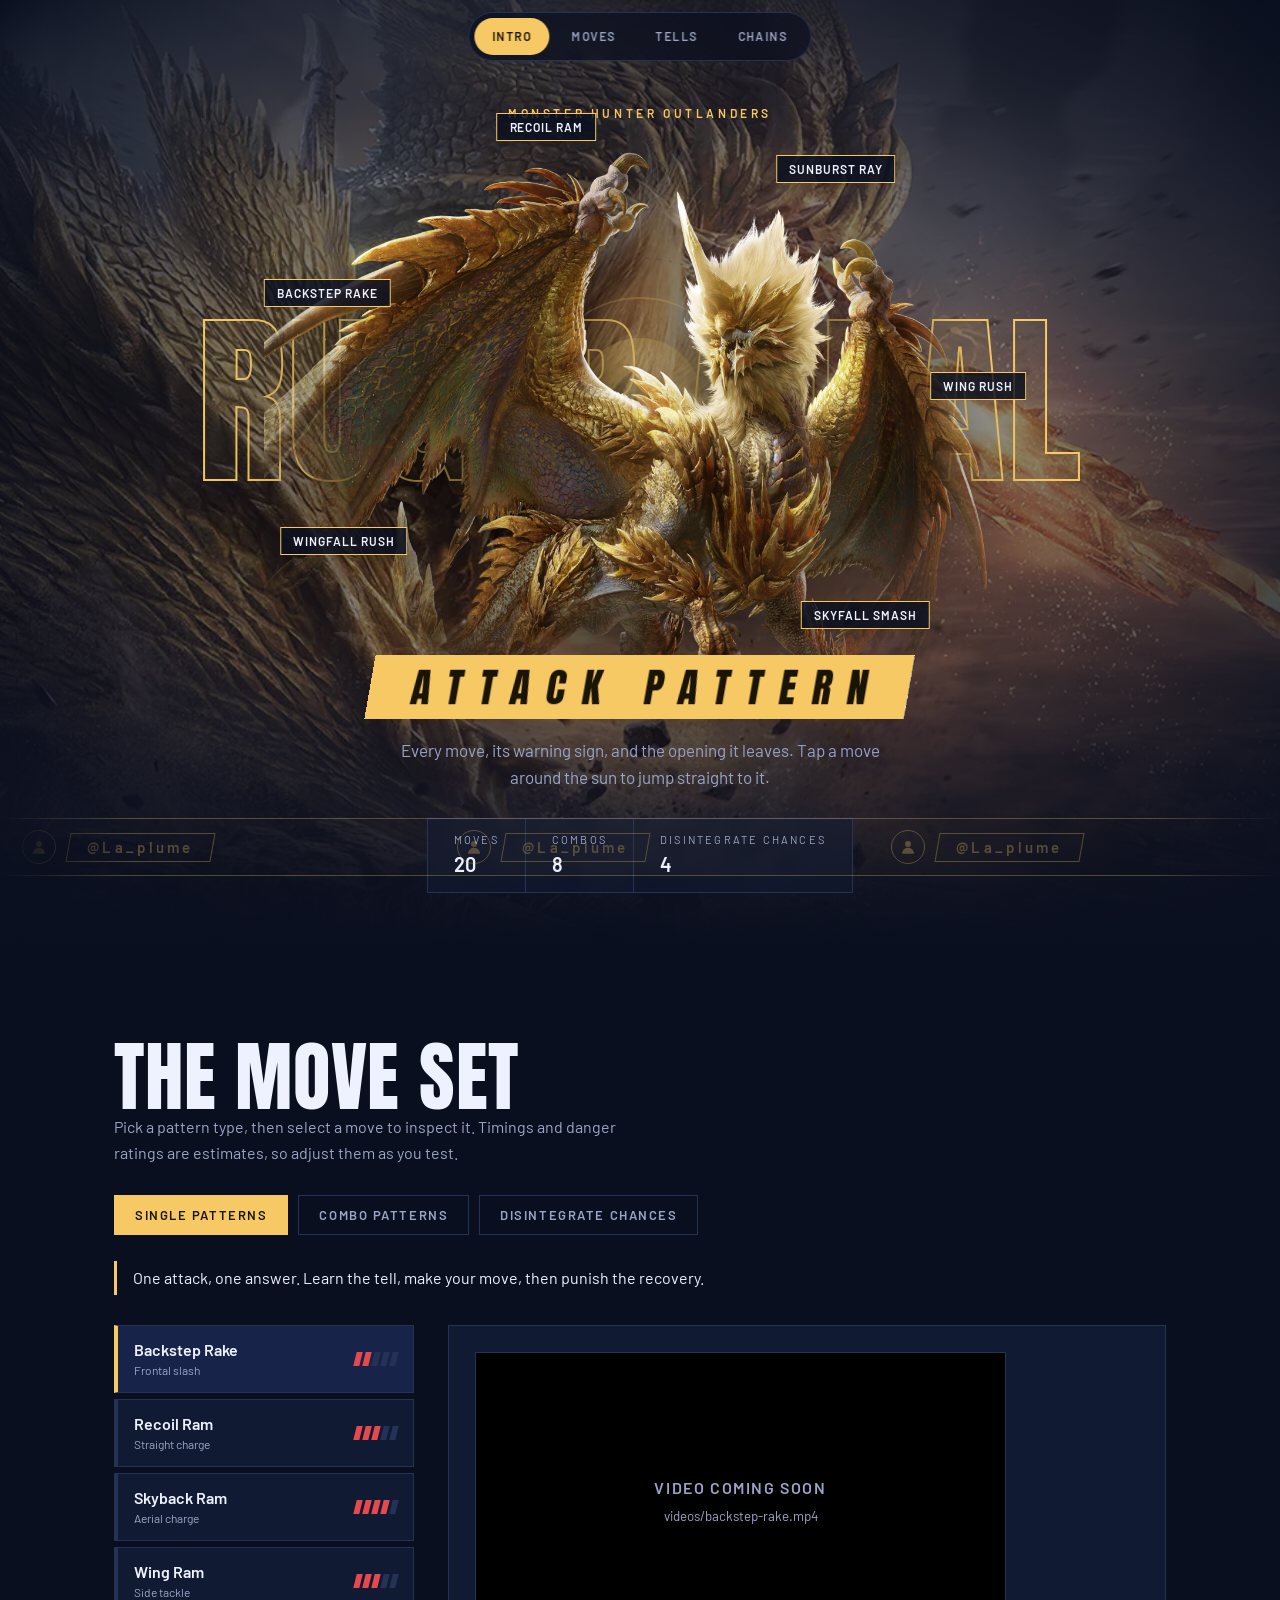
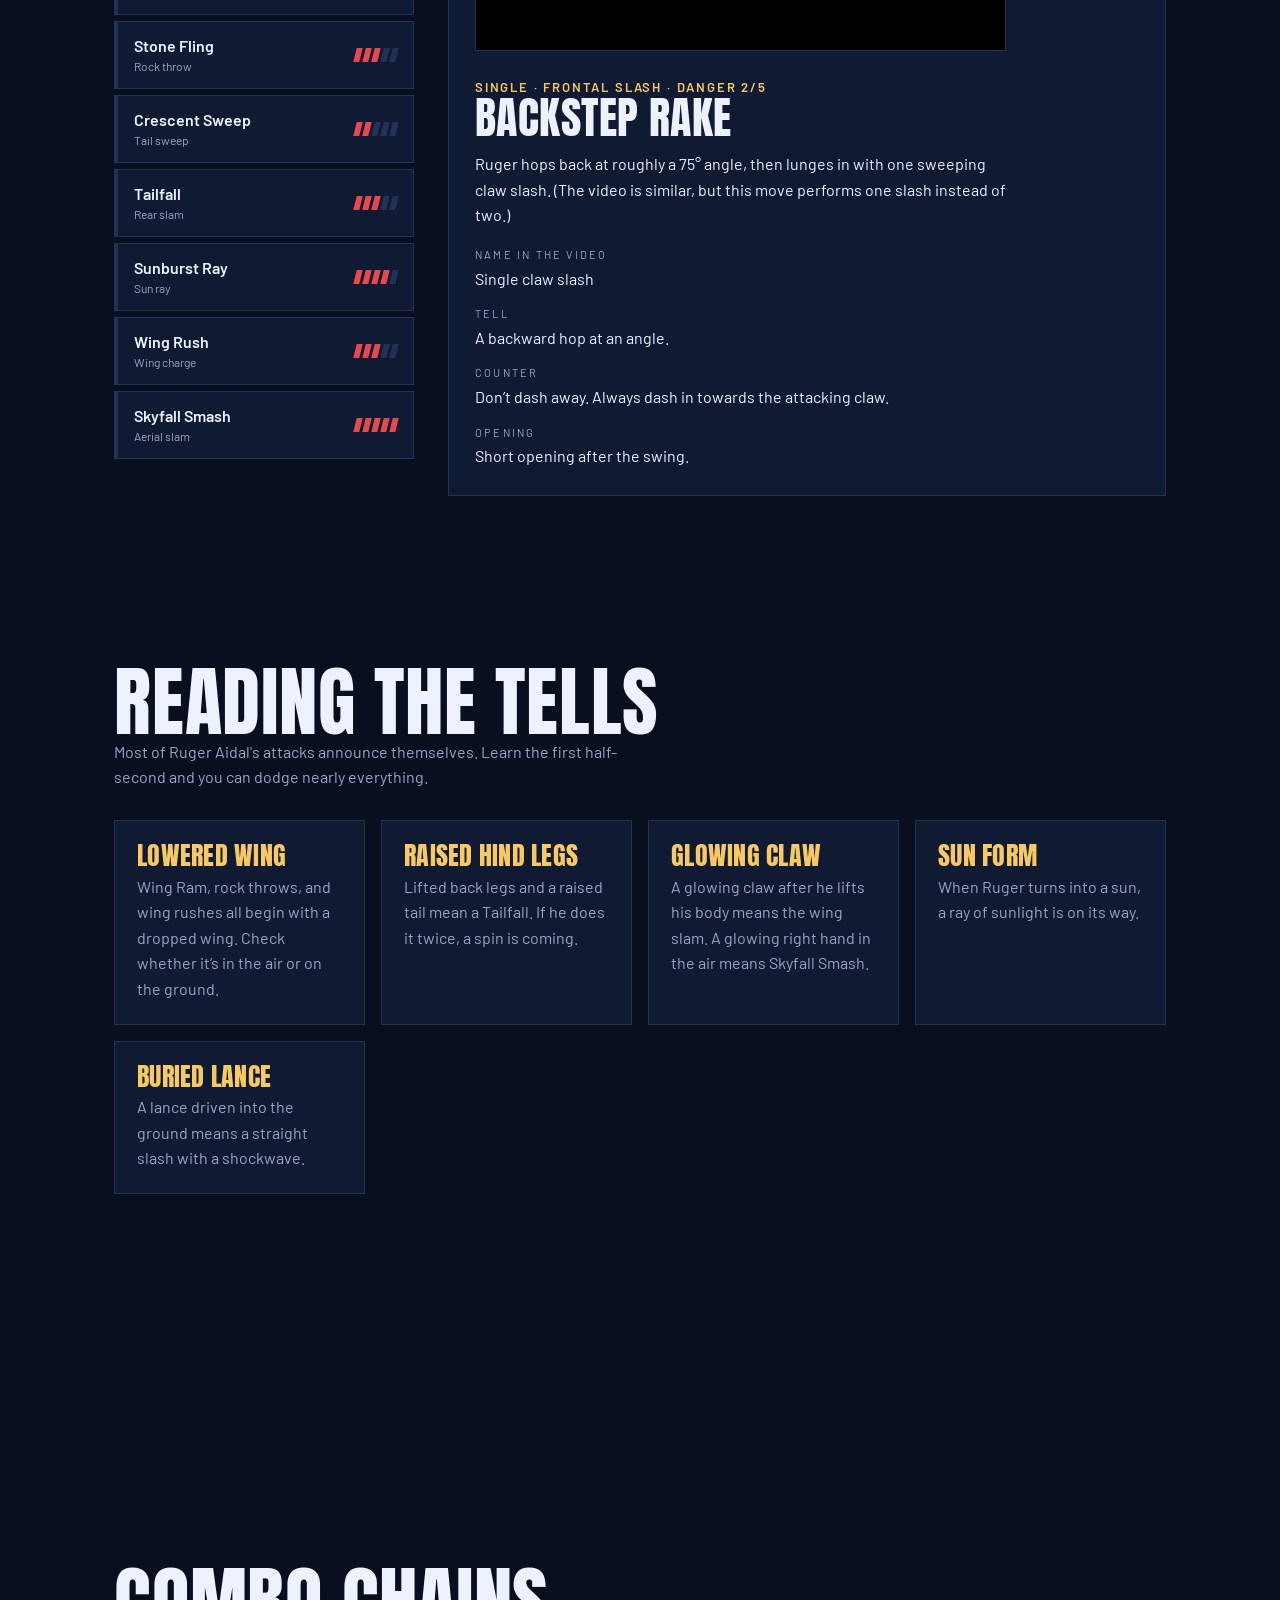
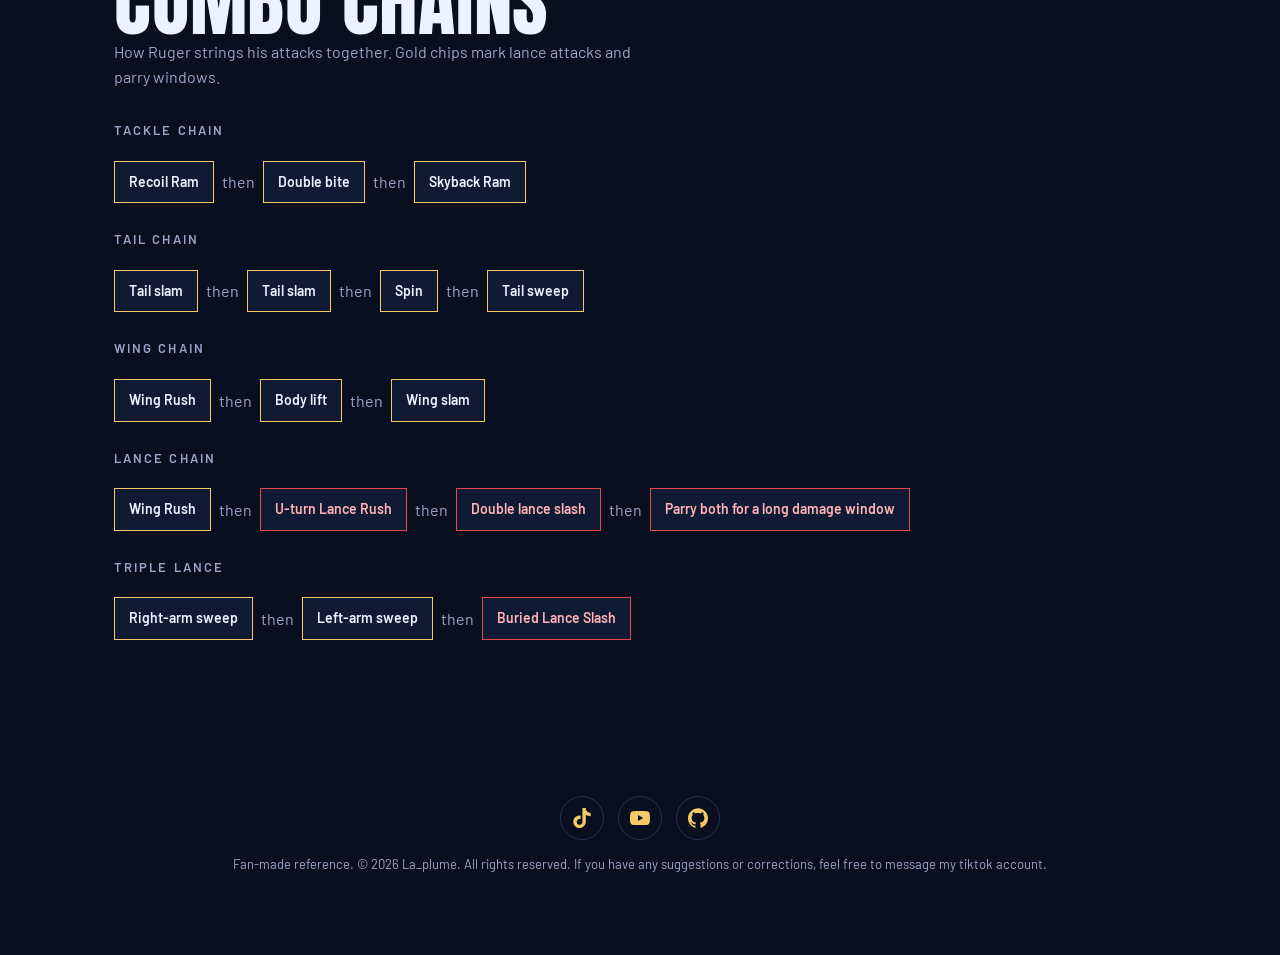
<file: index.html>
<!DOCTYPE html>
<html lang="en">
<head>
<meta charset="utf-8">
<meta name="viewport" content="width=device-width, initial-scale=1, viewport-fit=cover">
<title>Ruger Aidal Attack Pattern</title>
<link href="https://fonts.googleapis.com/css2?family=Anton&family=Barlow:wght@400;500;600&display=swap" rel="stylesheet">
<link rel="stylesheet" href="style.css">
</head>
<body>
<nav id="rail" aria-label="Sections">
 <a href="#intro">Intro</a><a href="#moves">Moves</a><a href="#tells">Tells</a><a href="#loop">Chains</a>
</nav>
<main>
<section id="intro">
 <div id="introbg" aria-hidden="true"></div>
 <p class="kicker">Monster Hunter Outlanders</p>
 <div class="stage">
  <h1 class="display">Ruger Aidal</h1>
  <div id="sun">
   <svg viewBox="0 0 400 400" aria-hidden="true">
    <g class="ray" stroke="#f6c964" stroke-width="2" opacity=".55" id="rays"></g>
    <circle cx="200" cy="200" r="86" fill="none" stroke="#f6c964" stroke-width="1.5"/>
    <circle cx="200" cy="200" r="52" fill="#f6c964" opacity=".9"/>
    <circle cx="200" cy="200" r="120" fill="none" stroke="#243256" stroke-dasharray="3 7"/>
   </svg>
   <img id="rugerimg" alt="Ruger Aidal" hidden>
  </div>
 </div>
 <div class="ribbon">Attack Pattern</div>
 <p class="sub">Every move, its warning sign, and the opening it leaves. Tap a move around the sun to jump straight to it.</p>
 <div class="stats">
  <div><span>Moves</span><strong id="stMoves">0</strong></div>
  <div><span>Combos</span><strong id="stCombos">0</strong></div>
  <div><span>Disintegrate chances</span><strong id="stDis">0</strong></div>
 </div>
</section>

<section id="moves">
 <h2 class="display">The move set</h2>
 <p class="lede">Pick a pattern type, then select a move to inspect it. Timings and danger ratings are estimates, so adjust them as you test.</p>
 <div class="tabs" role="tablist" id="tabs"></div>
 <div class="phase-note" id="pnote"></div>
 <div class="grid">
  <div class="list" id="list"></div>
  <div class="detail" id="detail"></div>
 </div>
</section>

<section id="tells">
 <h2 class="display">Reading the tells</h2>
 <p class="lede">Most of Ruger Aidal's attacks announce themselves. Learn the first half-second and you can dodge nearly everything.</p>
 <div class="tells" id="tellgrid"></div>
</section>

<section id="loop">
 <h2 class="display">Combo chains</h2>
 <p class="lede">How Ruger strings his attacks together. Gold chips mark lance attacks and parry windows.</p>
 <div id="chains"></div>
</section>
</main>
<footer>
 <div class="social">
  <!-- Replace each href="#" with your own link -->
  <a href="https://www.tiktok.com/@la_plume28" target="_blank" rel="noopener" aria-label="TikTok"><svg viewBox="0 0 24 24" aria-hidden="true"><path d="M12.525.02c1.31-.02 2.61-.01 3.91-.02.08 1.53.63 3.09 1.75 4.17 1.12 1.11 2.7 1.62 4.24 1.79v4.03c-1.44-.05-2.89-.35-4.2-.97-.57-.26-1.1-.59-1.62-.93-.01 2.92.01 5.84-.02 8.75-.08 1.4-.54 2.79-1.35 3.94-1.31 1.92-3.58 3.17-5.91 3.21-1.43.08-2.86-.31-4.08-1.03-2.02-1.19-3.44-3.37-3.65-5.71-.02-.5-.03-1-.01-1.49.18-1.9 1.12-3.72 2.58-4.96 1.66-1.44 3.98-2.13 6.15-1.72.02 1.48-.04 2.96-.04 4.44-.99-.32-2.15-.23-3.02.37-.63.41-1.11 1.04-1.36 1.75-.21.51-.15 1.07-.14 1.61.24 1.64 1.82 3.02 3.5 2.87 1.12-.01 2.19-.66 2.77-1.61.19-.33.4-.67.41-1.06.1-1.79.06-3.57.07-5.36.01-4.03-.01-8.05.02-12.07z"/></svg></a>
  <a href="https://youtube.com/@lynxxzxc?si=RFWv_WuzvcYtYy1L" target="_blank" rel="noopener" aria-label="YouTube"><svg viewBox="0 0 24 24" aria-hidden="true"><path d="M23.498 6.186a3.016 3.016 0 0 0-2.122-2.136C19.505 3.545 12 3.545 12 3.545s-7.505 0-9.377.505A3.017 3.017 0 0 0 .502 6.186C0 8.07 0 12 0 12s0 3.93.502 5.814a3.016 3.016 0 0 0 2.122 2.136c1.871.505 9.376.505 9.376.505s7.505 0 9.377-.505a3.015 3.015 0 0 0 2.122-2.136C24 15.93 24 12 24 12s0-3.93-.502-5.814zM9.545 15.568V8.432L15.818 12l-6.273 3.568z"/></svg></a>
  <a href="https://github.com/la-plume28" target="_blank" rel="noopener" aria-label="GitHub"><svg viewBox="0 0 24 24" aria-hidden="true"><path d="M12 .297c-6.63 0-12 5.373-12 12 0 5.303 3.438 9.8 8.205 11.385.6.113.82-.258.82-.577 0-.285-.01-1.04-.015-2.04-3.338.724-4.042-1.61-4.042-1.61C4.422 18.07 3.633 17.7 3.633 17.7c-1.087-.744.084-.729.084-.729 1.205.084 1.838 1.236 1.838 1.236 1.07 1.835 2.809 1.305 3.495.998.108-.776.417-1.305.76-1.605-2.665-.3-5.466-1.332-5.466-5.93 0-1.31.465-2.38 1.235-3.22-.135-.303-.54-1.523.105-3.176 0 0 1.005-.322 3.3 1.23.96-.267 1.98-.399 3-.405 1.02.006 2.04.138 3 .405 2.28-1.552 3.285-1.23 3.285-1.23.645 1.653.24 2.873.12 3.176.765.84 1.23 1.91 1.23 3.22 0 4.61-2.805 5.625-5.475 5.92.42.36.81 1.096.81 2.22 0 1.606-.015 2.896-.015 3.286 0 .315.21.69.825.57C20.565 22.092 24 17.592 24 12.297c0-6.627-5.373-12-12-12"/></svg></a>
 </div>
 <p>Fan-made reference. © 2026 La_plume. All rights reserved. If you have any suggestions or corrections, feel free to message my tiktok account.</p>
</footer>
<div id="wm" aria-hidden="true"><div class="wm-track" id="wmtrack"></div></div>

<script src="script.js"></script>
</body>
</html>
</file>
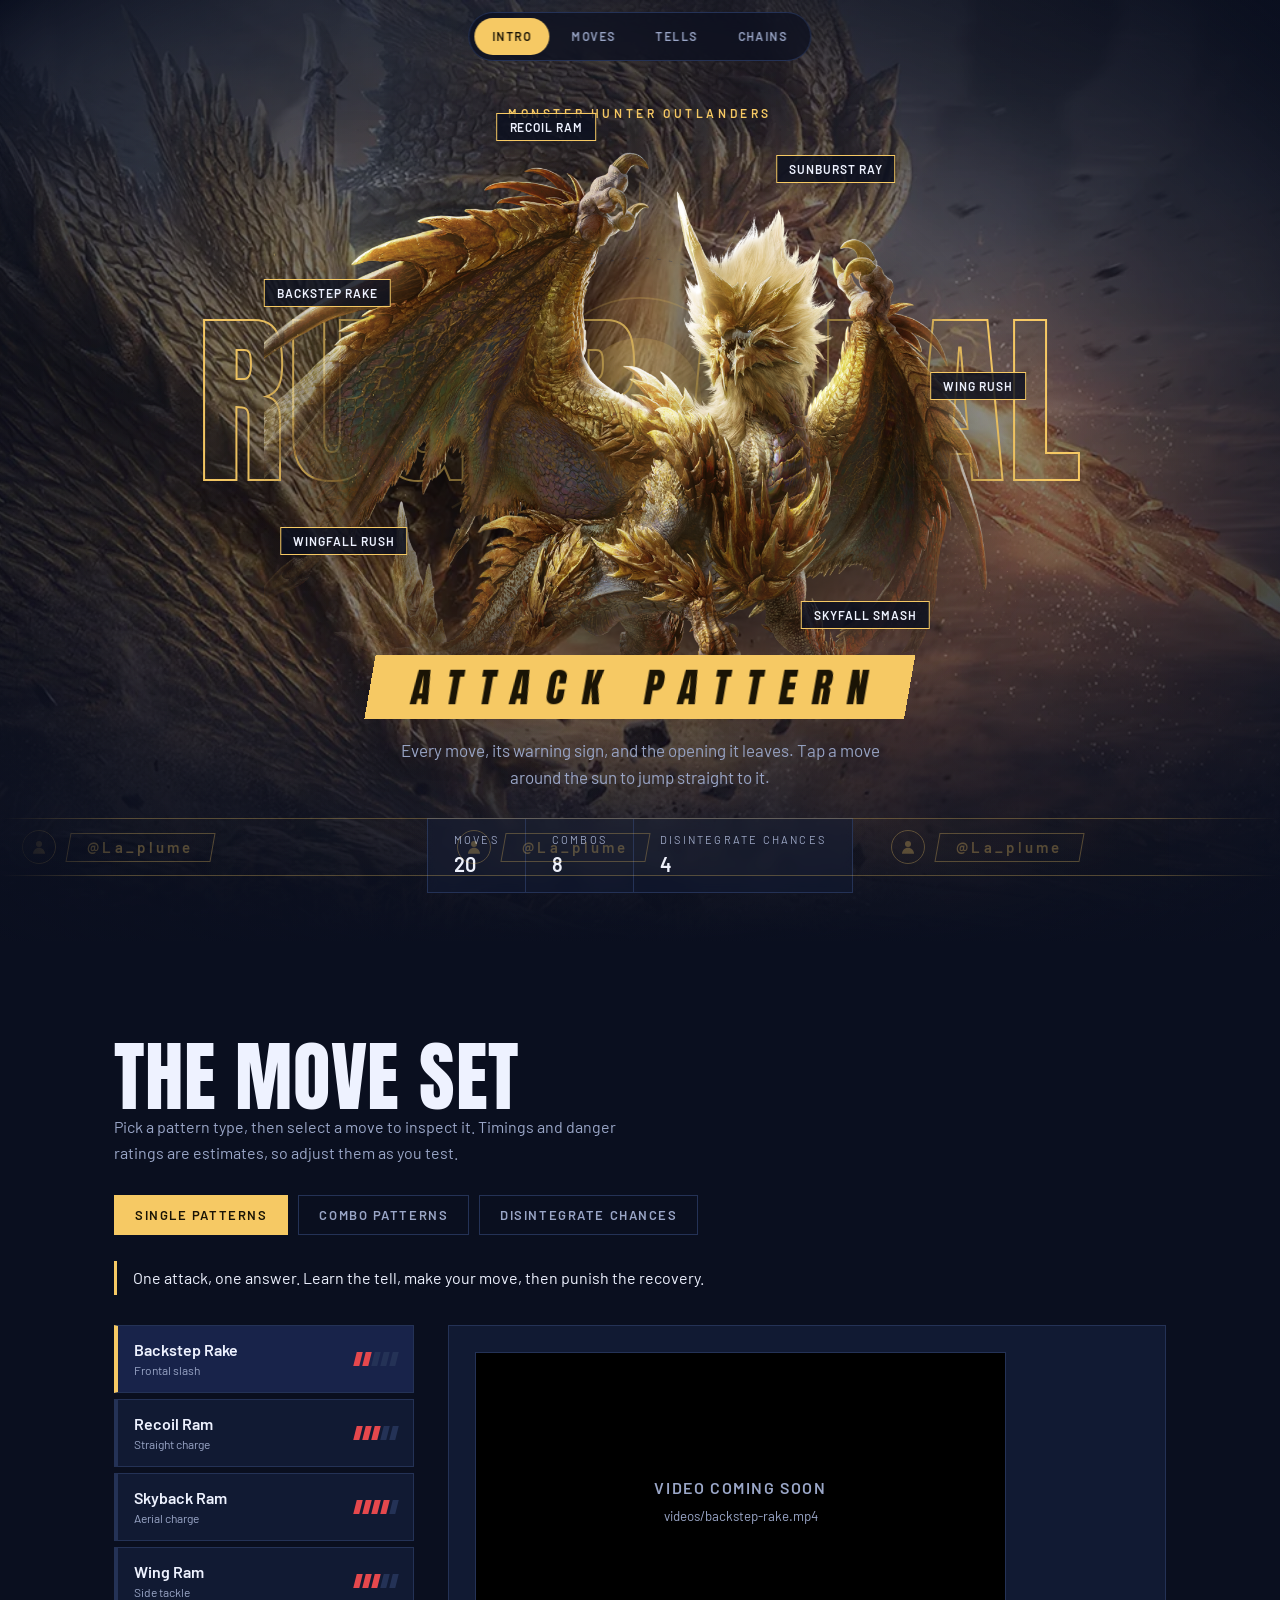
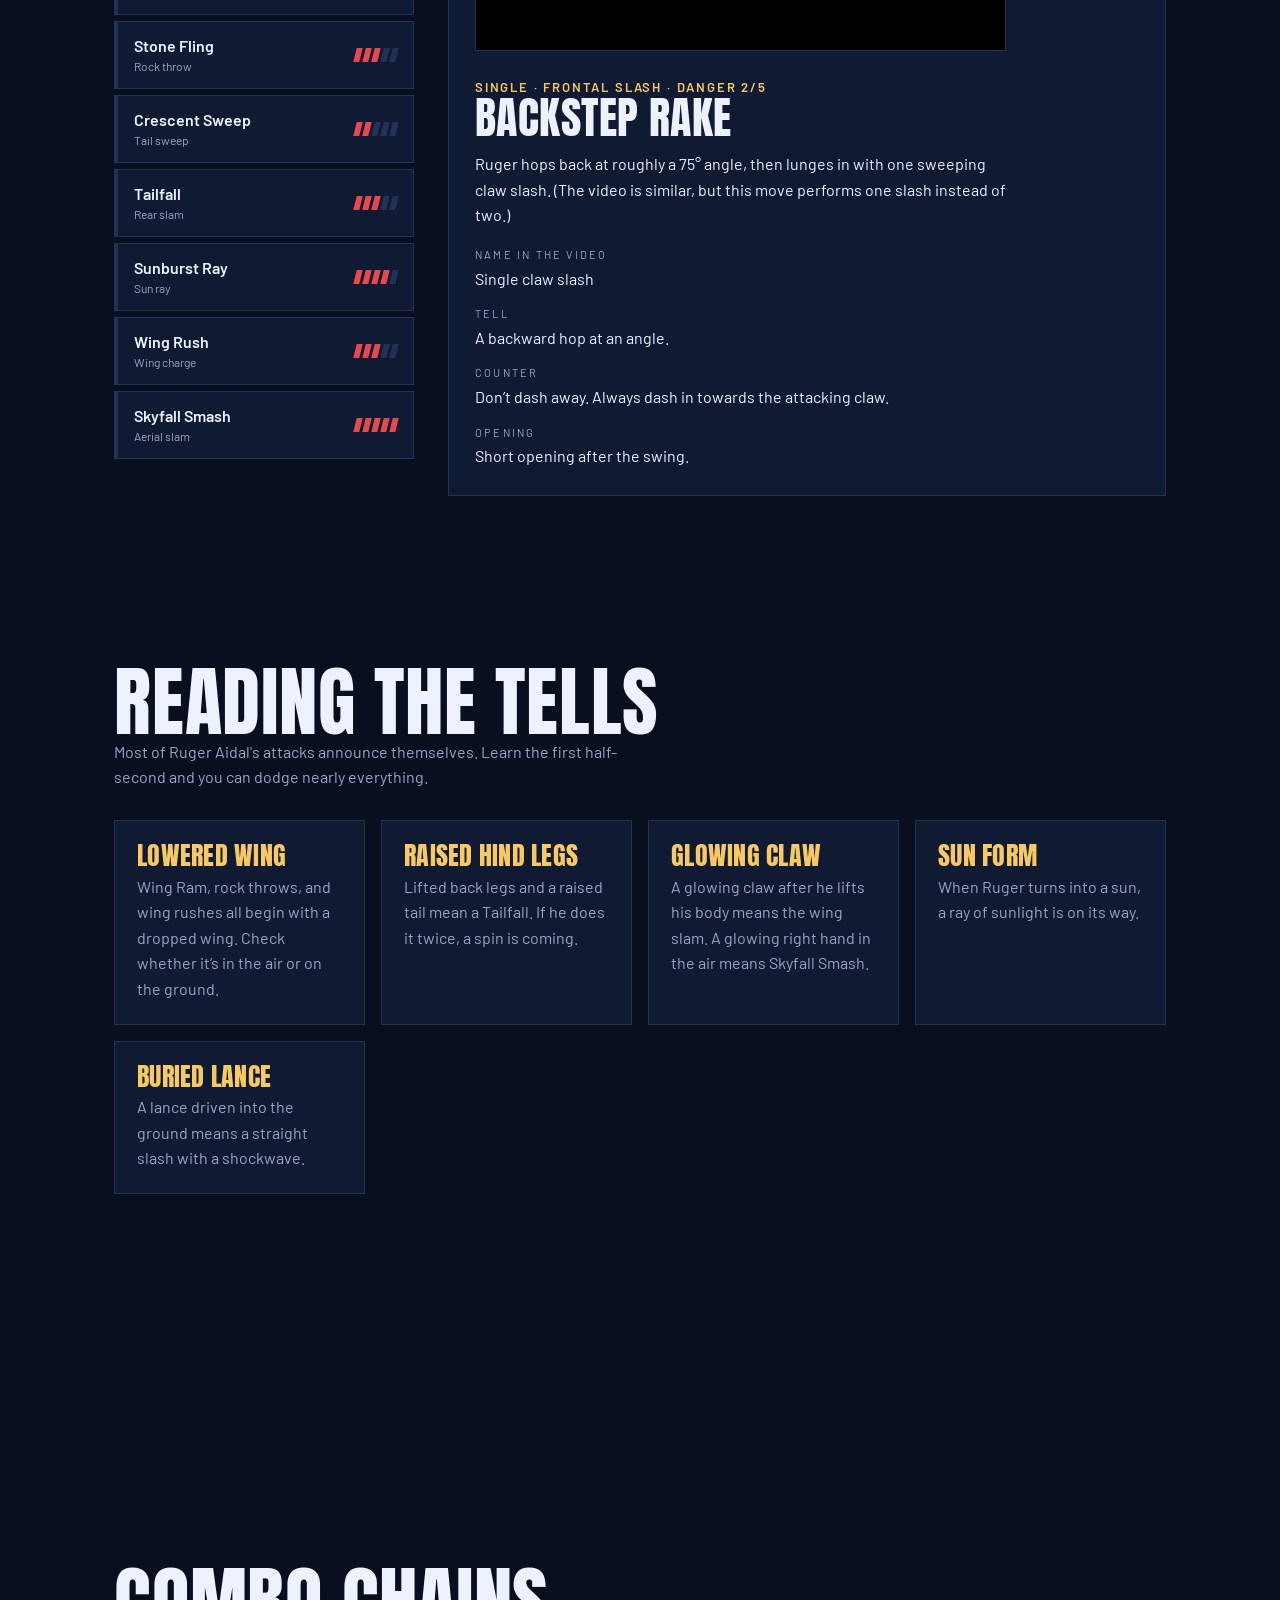
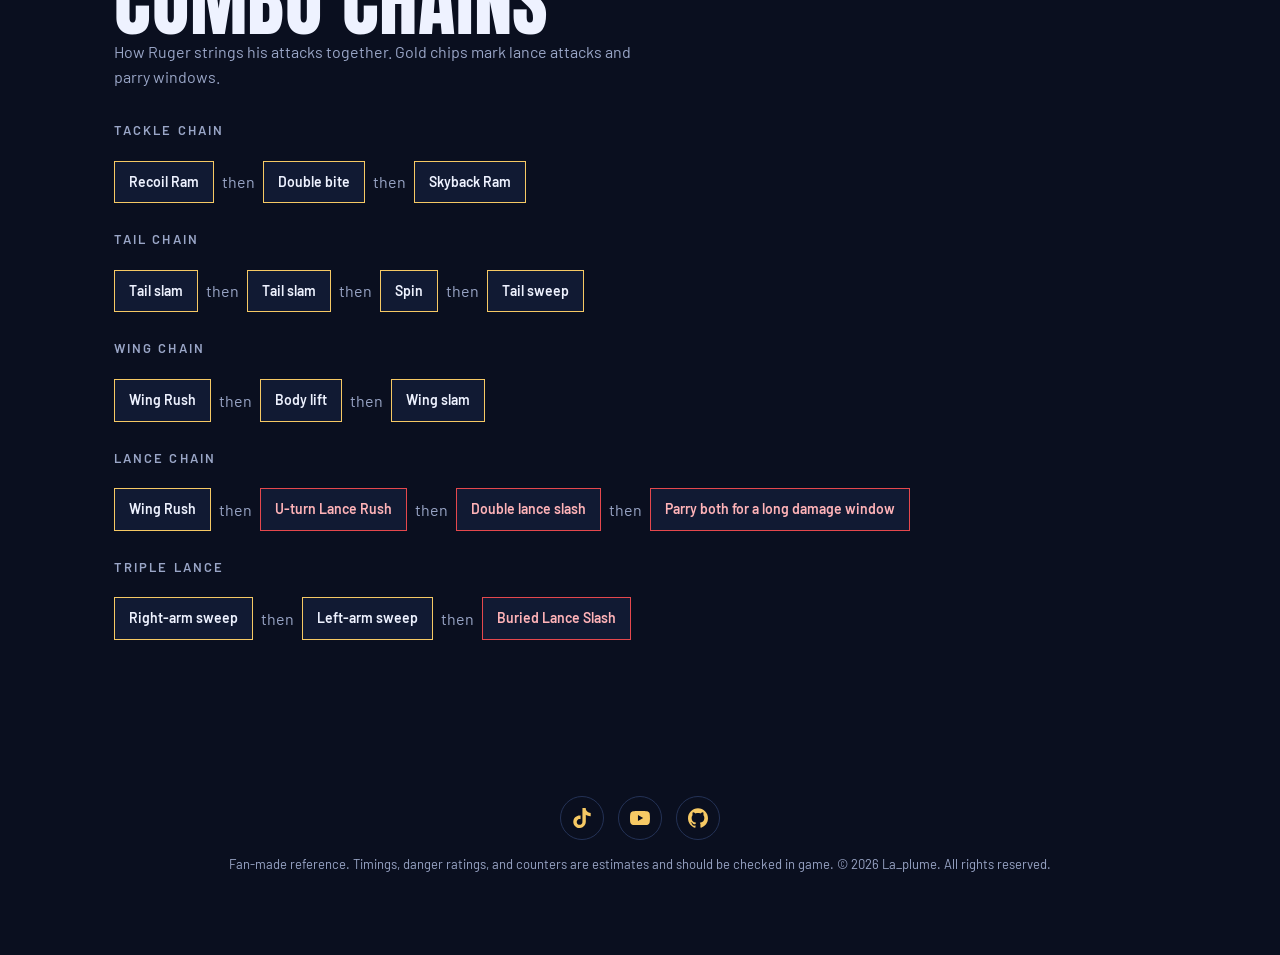
<file: ruger.html>
<!DOCTYPE html>
<html lang="en">
<head>
<meta charset="utf-8">
<meta name="viewport" content="width=device-width, initial-scale=1, viewport-fit=cover">
<title>Ruger Aidal Attack Pattern</title>
<link href="https://fonts.googleapis.com/css2?family=Anton&family=Barlow:wght@400;500;600&display=swap" rel="stylesheet">
<link rel="stylesheet" href="style.css">
</head>
<body>
<nav id="rail" aria-label="Sections">
 <a href="#intro">Intro</a><a href="#moves">Moves</a><a href="#tells">Tells</a><a href="#loop">Chains</a>
</nav>
<main>
<section id="intro">
 <div id="introbg" aria-hidden="true"></div>
 <p class="kicker">Monster Hunter Outlanders</p>
 <div class="stage">
  <h1 class="display">Ruger Aidal</h1>
  <div id="sun">
   <svg viewBox="0 0 400 400" aria-hidden="true">
    <g class="ray" stroke="#f6c964" stroke-width="2" opacity=".55" id="rays"></g>
    <circle cx="200" cy="200" r="86" fill="none" stroke="#f6c964" stroke-width="1.5"/>
    <circle cx="200" cy="200" r="52" fill="#f6c964" opacity=".9"/>
    <circle cx="200" cy="200" r="120" fill="none" stroke="#243256" stroke-dasharray="3 7"/>
   </svg>
   <img id="rugerimg" alt="Ruger Aidal" hidden>
  </div>
 </div>
 <div class="ribbon">Attack Pattern</div>
 <p class="sub">Every move, its warning sign, and the opening it leaves. Tap a move around the sun to jump straight to it.</p>
 <div class="stats">
  <div><span>Moves</span><strong id="stMoves">0</strong></div>
  <div><span>Combos</span><strong id="stCombos">0</strong></div>
  <div><span>Disintegrate chances</span><strong id="stDis">0</strong></div>
 </div>
</section>

<section id="moves">
 <h2 class="display">The move set</h2>
 <p class="lede">Pick a pattern type, then select a move to inspect it. Timings and danger ratings are estimates, so adjust them as you test.</p>
 <div class="tabs" role="tablist" id="tabs"></div>
 <div class="phase-note" id="pnote"></div>
 <div class="grid">
  <div class="list" id="list"></div>
  <div class="detail" id="detail"></div>
 </div>
</section>

<section id="tells">
 <h2 class="display">Reading the tells</h2>
 <p class="lede">Most of Ruger Aidal's attacks announce themselves. Learn the first half-second and you can dodge nearly everything.</p>
 <div class="tells" id="tellgrid"></div>
</section>

<section id="loop">
 <h2 class="display">Combo chains</h2>
 <p class="lede">How Ruger strings his attacks together. Gold chips mark lance attacks and parry windows.</p>
 <div id="chains"></div>
</section>
</main>
<footer>
 <div class="social">
  <!-- Replace each href="#" with your own link -->
  <a href="#" target="_blank" rel="noopener" aria-label="TikTok"><svg viewBox="0 0 24 24" aria-hidden="true"><path d="M12.525.02c1.31-.02 2.61-.01 3.91-.02.08 1.53.63 3.09 1.75 4.17 1.12 1.11 2.7 1.62 4.24 1.79v4.03c-1.44-.05-2.89-.35-4.2-.97-.57-.26-1.1-.59-1.62-.93-.01 2.92.01 5.84-.02 8.75-.08 1.4-.54 2.79-1.35 3.94-1.31 1.92-3.58 3.17-5.91 3.21-1.43.08-2.86-.31-4.08-1.03-2.02-1.19-3.44-3.37-3.65-5.71-.02-.5-.03-1-.01-1.49.18-1.9 1.12-3.72 2.58-4.96 1.66-1.44 3.98-2.13 6.15-1.72.02 1.48-.04 2.96-.04 4.44-.99-.32-2.15-.23-3.02.37-.63.41-1.11 1.04-1.36 1.75-.21.51-.15 1.07-.14 1.61.24 1.64 1.82 3.02 3.5 2.87 1.12-.01 2.19-.66 2.77-1.61.19-.33.4-.67.41-1.06.1-1.79.06-3.57.07-5.36.01-4.03-.01-8.05.02-12.07z"/></svg></a>
  <a href="#" target="_blank" rel="noopener" aria-label="YouTube"><svg viewBox="0 0 24 24" aria-hidden="true"><path d="M23.498 6.186a3.016 3.016 0 0 0-2.122-2.136C19.505 3.545 12 3.545 12 3.545s-7.505 0-9.377.505A3.017 3.017 0 0 0 .502 6.186C0 8.07 0 12 0 12s0 3.93.502 5.814a3.016 3.016 0 0 0 2.122 2.136c1.871.505 9.376.505 9.376.505s7.505 0 9.377-.505a3.015 3.015 0 0 0 2.122-2.136C24 15.93 24 12 24 12s0-3.93-.502-5.814zM9.545 15.568V8.432L15.818 12l-6.273 3.568z"/></svg></a>
  <a href="#" target="_blank" rel="noopener" aria-label="GitHub"><svg viewBox="0 0 24 24" aria-hidden="true"><path d="M12 .297c-6.63 0-12 5.373-12 12 0 5.303 3.438 9.8 8.205 11.385.6.113.82-.258.82-.577 0-.285-.01-1.04-.015-2.04-3.338.724-4.042-1.61-4.042-1.61C4.422 18.07 3.633 17.7 3.633 17.7c-1.087-.744.084-.729.084-.729 1.205.084 1.838 1.236 1.838 1.236 1.07 1.835 2.809 1.305 3.495.998.108-.776.417-1.305.76-1.605-2.665-.3-5.466-1.332-5.466-5.93 0-1.31.465-2.38 1.235-3.22-.135-.303-.54-1.523.105-3.176 0 0 1.005-.322 3.3 1.23.96-.267 1.98-.399 3-.405 1.02.006 2.04.138 3 .405 2.28-1.552 3.285-1.23 3.285-1.23.645 1.653.24 2.873.12 3.176.765.84 1.23 1.91 1.23 3.22 0 4.61-2.805 5.625-5.475 5.92.42.36.81 1.096.81 2.22 0 1.606-.015 2.896-.015 3.286 0 .315.21.69.825.57C20.565 22.092 24 17.592 24 12.297c0-6.627-5.373-12-12-12"/></svg></a>
 </div>
 <p>Fan-made reference. Timings, danger ratings, and counters are estimates and should be checked in game. © 2026 La_plume. All rights reserved.</p>
</footer>
<div id="wm" aria-hidden="true"><div class="wm-track" id="wmtrack"></div></div>

<script src="script.js"></script>
</body>
</html>
</file>
<file: style.css>
:root {
    --bg: #0a0f1f;
    --panel: #111a33;
    --line: #243256;
    --ink: #eef2ff;
    --mute: #9aa6c7;
    --gold: #f6c964;
    --rust: #e5484d;
    --sky: #62d0e8;
    box-sizing: border-box;
    padding-top: env(safe-area-inset-top, 0px);
    padding-bottom: env(safe-area-inset-bottom, 0px);
    color-scheme: dark
}

html {
    scroll-behavior: smooth;
    scroll-padding-top: env(safe-area-inset-top, 0px);
    height: 100%
}

*,
*::before,
*::after {
    box-sizing: inherit
}

body {
    margin: 0;
    background: var(--bg);
    color: var(--ink);
    font: 400 16px/1.6 Barlow, system-ui, sans-serif
}

.display {
    font-family: Anton, Impact, "Arial Narrow", sans-serif;
    text-transform: uppercase;
    line-height: .95;
    letter-spacing: .01em;
    margin: 0;
    font-weight: 400
}

nav {
    position: fixed;
    top: calc(12px + env(safe-area-inset-top, 0px));
    left: 50%;
    transform: translateX(-50%);
    z-index: 5;
    display: flex;
    gap: 4px;
    padding: 5px;
    background: rgba(10, 15, 31, .72);
    backdrop-filter: blur(10px);
    -webkit-backdrop-filter: blur(10px);
    border: 1px solid var(--line);
    border-radius: 999px
}

nav a {
    color: var(--mute);
    text-decoration: none;
    font-size: 12px;
    letter-spacing: .12em;
    text-transform: uppercase;
    font-weight: 600;
    padding: 9px 18px;
    border-radius: 999px;
    transition: .2s
}

nav a.on {
    background: var(--gold);
    color: #1a1405
}

nav a:focus-visible,
button:focus-visible {
    outline: 2px solid var(--gold);
    outline-offset: 3px
}

main {
    margin: 0
}

section {
    min-height: 100vh;
    padding: 100px 5vw 70px;
    max-width: 1180px;
    margin: 0 auto
}

#intro {
    position: relative;
    isolation: isolate;
    max-width: none;
    min-height: 100vh;
    padding: 104px 4vw 48px;
    display: flex;
    flex-direction: column;
    align-items: center;
    text-align: center;
    overflow: hidden
}

#introbg {
    position: absolute;
    inset: 0;
    z-index: -1;
    background: radial-gradient(ellipse at 50% 48%, #1d2f70 0%, transparent 60%), var(--bg);
    background-size: cover;
    background-position: center;
    background-repeat: no-repeat
}

#introbg::after {
    content: "";
    position: absolute;
    inset: 0;
    background: linear-gradient(rgba(10, 15, 31, .35), rgba(10, 15, 31, .35)), radial-gradient(ellipse at 50% 50%, transparent 30%, var(--bg) 100%), linear-gradient(0deg, var(--bg) 0%, transparent 30%)
}

.kicker {
    color: var(--gold);
    letter-spacing: .3em;
    font-size: 12px;
    font-weight: 600;
    text-transform: uppercase;
    margin: 0
}

.stage {
    position: relative;
    width: 100%;
    flex: 1;
    min-height: min(62vh, 560px);
    display: grid;
    place-items: center
}

h1 {
    position: absolute;
    left: 50%;
    top: 50%;
    transform: translate(-50%, -50%);
    margin: 0;
    font-size: clamp(64px, 14.5vw, 240px);
    white-space: nowrap;
    color: rgba(246, 201, 100, .06);
    -webkit-text-stroke: 2px var(--gold);
    letter-spacing: .02em;
    z-index: 0
}

#sun {
    position: relative;
    z-index: 1;
    width: min(54vh, 78vw, 470px);
    aspect-ratio: 1
}

#sun svg {
    width: 100%;
    height: 100%;
    overflow: visible;
    transition: opacity .3s
}

#sun.has-png svg {
    opacity: .3
}

#rugerimg {
    position: absolute;
    left: -30%;
    top: -30%;
    width: 160%;
    height: 160%;
    object-fit: contain;
    filter: drop-shadow(0 24px 40px rgba(0, 0, 0, .65));
    z-index: 2;
    pointer-events: none
}

.pill {
    position: absolute;
    transform: translate(-50%, -50%);
    z-index: 3;
    background: rgba(10, 15, 31, .82);
    border: 1px solid var(--gold);
    color: var(--ink);
    padding: 6px 12px;
    font: 600 12px Barlow, sans-serif;
    letter-spacing: .08em;
    text-transform: uppercase;
    cursor: pointer;
    white-space: nowrap;
    transition: .2s
}

.pill:hover,
.pill:focus-visible {
    background: var(--gold);
    color: #1a1405
}

.ribbon {
    position: relative;
    z-index: 2;
    margin-top: -26px;
    background: var(--gold);
    color: #1a1405;
    font: 400 clamp(22px, 3.2vw, 40px)/1 Anton, Impact, sans-serif;
    text-transform: uppercase;
    letter-spacing: .42em;
    padding: 12px 24px 12px 42px;
    transform: skewX(-10deg)
}

.sub {
    color: var(--mute);
    max-width: 50ch;
    margin: 18px 0 0;
    font-size: 17px
}

.stats {
    display: flex;
    margin-top: 26px;
    border: 1px solid var(--line);
    background: rgba(17, 26, 51, .6);
    backdrop-filter: blur(6px);
    -webkit-backdrop-filter: blur(6px)
}

.stats div {
    padding: 12px 26px;
    border-left: 1px solid var(--line);
    text-align: left
}

.stats div:first-child {
    border-left: 0
}

.stats span {
    display: block;
    font-size: 11px;
    letter-spacing: .2em;
    color: var(--mute);
    text-transform: uppercase
}

.stats strong {
    font-size: 20px;
    font-weight: 600
}

.ray {
    transform-origin: 200px 200px;
    animation: spin 40s linear infinite
}

@keyframes spin {
    to {
        transform: rotate(360deg)
    }
}

h2 {
    font-size: clamp(40px, 6vw, 84px);
    margin: 0 0 8px
}

.lede {
    color: var(--mute);
    max-width: 60ch;
    margin: 0 0 30px
}

.tabs {
    display: flex;
    gap: 10px;
    flex-wrap: wrap;
    margin-bottom: 26px
}

.tab {
    background: none;
    border: 1px solid var(--line);
    color: var(--mute);
    padding: 11px 20px;
    font: 600 13px Barlow, sans-serif;
    letter-spacing: .12em;
    text-transform: uppercase;
    cursor: pointer;
    transition: .2s
}

.tab[aria-selected=true] {
    border-color: var(--gold);
    color: #1a1405;
    background: var(--gold)
}

.tab.rage[aria-selected=true] {
    background: var(--rust);
    border-color: var(--rust);
    color: #fff
}

.phase-note {
    border-left: 3px solid var(--gold);
    padding: 4px 0 4px 16px;
    margin-bottom: 30px;
    color: var(--ink);
    max-width: 70ch
}

.grid {
    display: grid;
    grid-template-columns: minmax(220px, 300px) 1fr;
    gap: 34px
}

.list {
    display: flex;
    flex-direction: column;
    gap: 6px
}

.move {
    display: flex;
    justify-content: space-between;
    align-items: center;
    text-align: left;
    background: var(--panel);
    border: 1px solid var(--line);
    border-left: 4px solid var(--line);
    color: var(--ink);
    padding: 14px 16px;
    cursor: pointer;
    font: 600 16px Barlow, sans-serif
}

.move small {
    color: var(--mute);
    font-weight: 400;
    font-size: 12px
}

.move[aria-pressed=true] {
    border-left-color: var(--gold);
    background: #18234a
}

.pips {
    display: flex;
    gap: 3px
}

.pips i {
    width: 6px;
    height: 14px;
    background: var(--line);
    transform: skewX(-14deg)
}

.pips i.f {
    background: var(--rust)
}

.detail {
    background: var(--panel);
    border: 1px solid var(--line);
    padding: 26px;
    display: grid;
    grid-template-columns: 1fr;
    gap: 26px
}

.detail h3 {
    font-size: 44px;
    margin: 0 0 4px
}

.tagline {
    color: var(--gold);
    font-size: 13px;
    letter-spacing: .14em;
    text-transform: uppercase;
    font-weight: 600
}

dl {
    margin: 18px 0 0
}

dt {
    font-size: 11px;
    letter-spacing: .2em;
    text-transform: uppercase;
    color: var(--mute);
    margin-top: 14px
}

dd {
    margin: 2px 0 0
}

#arena {
    width: 100%;
    background: radial-gradient(circle, #16224a, #0a0f1f 70%);
    border: 1px solid var(--line)
}

.zone {
    fill: rgba(229, 72, 77, .18);
    stroke: var(--rust);
    stroke-width: 1.5;
    stroke-dasharray: 5 4
}

.zone.hot {
    animation: pulse .6s ease-in-out infinite alternate;
    fill: rgba(229, 72, 77, .5)
}

@keyframes pulse {
    to {
        fill: rgba(246, 201, 100, .55)
    }
}

.bar {
    display: flex;
    height: 30px;
    margin-top: 14px;
    position: relative;
    font-size: 11px;
    font-weight: 600;
    letter-spacing: .08em;
    text-transform: uppercase
}

.bar span {
    display: flex;
    align-items: center;
    justify-content: center;
    overflow: hidden;
    white-space: nowrap
}

.bar .t {
    background: #2b3560;
    color: var(--gold)
}

.bar .a {
    background: var(--rust);
    color: #fff
}

.bar .r {
    background: #1d3a52;
    color: var(--sky)
}

#head {
    position: absolute;
    top: -4px;
    bottom: -4px;
    width: 2px;
    background: #fff;
    left: 0;
    display: none
}

.play {
    margin-top: 12px;
    background: none;
    border: 1px solid var(--gold);
    color: var(--gold);
    padding: 8px 16px;
    font: 600 12px Barlow, sans-serif;
    letter-spacing: .14em;
    text-transform: uppercase;
    cursor: pointer
}

.badges,
.badge {
    display: inline-block
}

.badge {
    margin: 8px 8px 0 0;
    padding: 3px 10px;
    background: var(--gold);
    color: #1a1405;
    font-size: 11px;
    font-weight: 600;
    letter-spacing: .12em;
    text-transform: uppercase
}

.badge.b2 {
    background: var(--sky)
}

.desc {
    margin: 12px 0 0;
    max-width: 60ch
}

.seq {
    display: flex;
    flex-wrap: wrap;
    align-items: center;
    gap: 6px;
    margin-top: 12px
}

.seq span {
    border: 1px solid var(--gold);
    padding: 4px 10px;
    font-size: 13px;
    font-weight: 600
}

.seq em {
    color: var(--mute);
    font-size: 12px
}

.vid {
    position: relative;
    width: 80%;
    aspect-ratio: 16/9;
    background: #000;
    border: 1px solid var(--line)
}

.vid video {
    width: 100%;
    height: 100%;
    object-fit: contain;
    display: block
}

.novid {
    position: absolute;
    inset: 0;
    place-content: center;
    text-align: center;
    color: var(--mute);
    font-weight: 600;
    letter-spacing: .1em;
    text-transform: uppercase
}

.novid small {
    display: block;
    margin-top: 6px;
    font-weight: 400;
    letter-spacing: 0;
    text-transform: none
}

.tells {
    display: grid;
    grid-template-columns: repeat(auto-fit, minmax(230px, 1fr));
    gap: 16px
}

.tell {
    background: var(--panel);
    border: 1px solid var(--line);
    padding: 22px
}

.tell h3 {
    margin: 0 0 6px;
    font-size: 26px;
    color: var(--gold)
}

.tell p {
    margin: 0;
    color: var(--mute)
}

.chain {
    display: flex;
    flex-wrap: wrap;
    align-items: center;
    gap: 8px;
    margin: 20px 0 26px
}

.chip {
    background: var(--panel);
    border: 1px solid var(--gold);
    padding: 9px 14px;
    font-weight: 600;
    font-size: 14px
}

.chip.sp {
    border-color: var(--rust);
    color: #ffb3b8
}

.arrow {
    color: var(--mute)
}

.chain-label {
    font-size: 13px;
    letter-spacing: .16em;
    text-transform: uppercase;
    color: var(--mute);
    font-weight: 600;
    margin-top: 20px
}

footer {
    padding: 30px 3vw 80px;
    color: var(--mute);
    font-size: 13px;
    text-align: center
}

footer p {
    margin: 14px 0 0
}

.social {
    display: flex;
    justify-content: center;
    gap: 14px
}

.social a {
    display: grid;
    place-items: center;
    width: 44px;
    height: 44px;
    border: 1px solid var(--line);
    border-radius: 50%;
    color: var(--gold);
    transition: .2s
}

.social a svg {
    width: 20px;
    height: 20px;
    fill: currentColor
}

.social a:hover,
.social a:focus-visible {
    background: var(--gold);
    border-color: var(--gold);
    color: #1a1405;
    transform: translateY(-3px);
    box-shadow: 0 6px 18px rgba(246, 201, 100, .3)
}

#wm {
    position: fixed;
    left: 0;
    right: 0;
    bottom: env(safe-area-inset-bottom, 0px);
    z-index: 4;
    height: 58px;
    display: flex;
    align-items: center;
    overflow: hidden;
    opacity: .3;
    pointer-events: none;
    border-top: 1px solid var(--gold);
    border-bottom: 1px solid var(--gold);
    background: linear-gradient(90deg, transparent, rgba(246, 201, 100, .1) 50%, transparent);
    -webkit-mask-image: linear-gradient(90deg, transparent, #000 10%, #000 90%, transparent);
    mask-image: linear-gradient(90deg, transparent, #000 10%, #000 90%, transparent);
    bottom:calc(env(safe-area-inset-bottom,0px) + 24px);
}

.wm-track {
    display: flex;
    align-items: center;
    width: max-content;
    animation: wm 36s linear infinite
}

.wm-g {
    display: flex;
    align-items: center;
    flex: none
}

.wm-ln {
    flex: none;
    height: 2px;
    background: linear-gradient(90deg, transparent, var(--gold))
}

.wm-ch {
    flex: none;
    width: 12px;
    height: 18px;
    fill: none;
    stroke: var(--gold);
    stroke-width: 2.5;
    stroke-linecap: round;
    stroke-linejoin: round
}

.wm-ch+.wm-ch {
    margin-left: -5px
}

.wm-id {
    flex: none;
    display: flex;
    align-items: center;
    gap: 12px;
    margin: 0 22px
}

.wm-dia {
    flex: none;
    width: 7px;
    height: 7px;
    background: var(--gold);
    transform: rotate(45deg)
}

.wm-ring {
    flex: none;
    width: 34px;
    height: 34px;
    border: 1.5px solid var(--gold);
    border-radius: 50%;
    display: grid;
    place-items: center
}

.wm-ring svg {
    width: 18px;
    height: 18px;
    fill: var(--gold)
}

.wm-plate {
    padding: 6px 18px;
    border: 1px solid var(--gold);
    transform: skewX(-10deg)
}

.wm-plate span {
    display: block;
    transform: skewX(10deg);
    font: 600 15px/1 Barlow, sans-serif;
    letter-spacing: .22em;
    color: var(--gold);
    white-space: nowrap
}

@keyframes wm {
    from {
        transform: translateX(-50%)
    }

    to {
        transform: translateX(0)
    }
}

@media(max-width:860px) {
    nav a {
        padding: 8px 11px;
        font-size: 11px;
        letter-spacing: .06em
    }

    .pill {
        display: none
    }

    .stats {
        flex-direction: column;
        width: 100%
    }

    .stats div {
        border-left: 0;
        border-top: 1px solid var(--line)
    }

    .stats div:first-child {
        border-top: 0
    }

    .grid,
    .detail {
        grid-template-columns: 1fr
    }

    .vid {
        width: 100%
    }

    section {
        padding: 84px 18px 50px;
        min-height: auto
    }
}

@media(prefers-reduced-motion:reduce) {

    .ray,
    .zone.hot,
    .wm-track {
        animation: none
    }

    html {
        scroll-behavior: auto
    }
}
</file>
